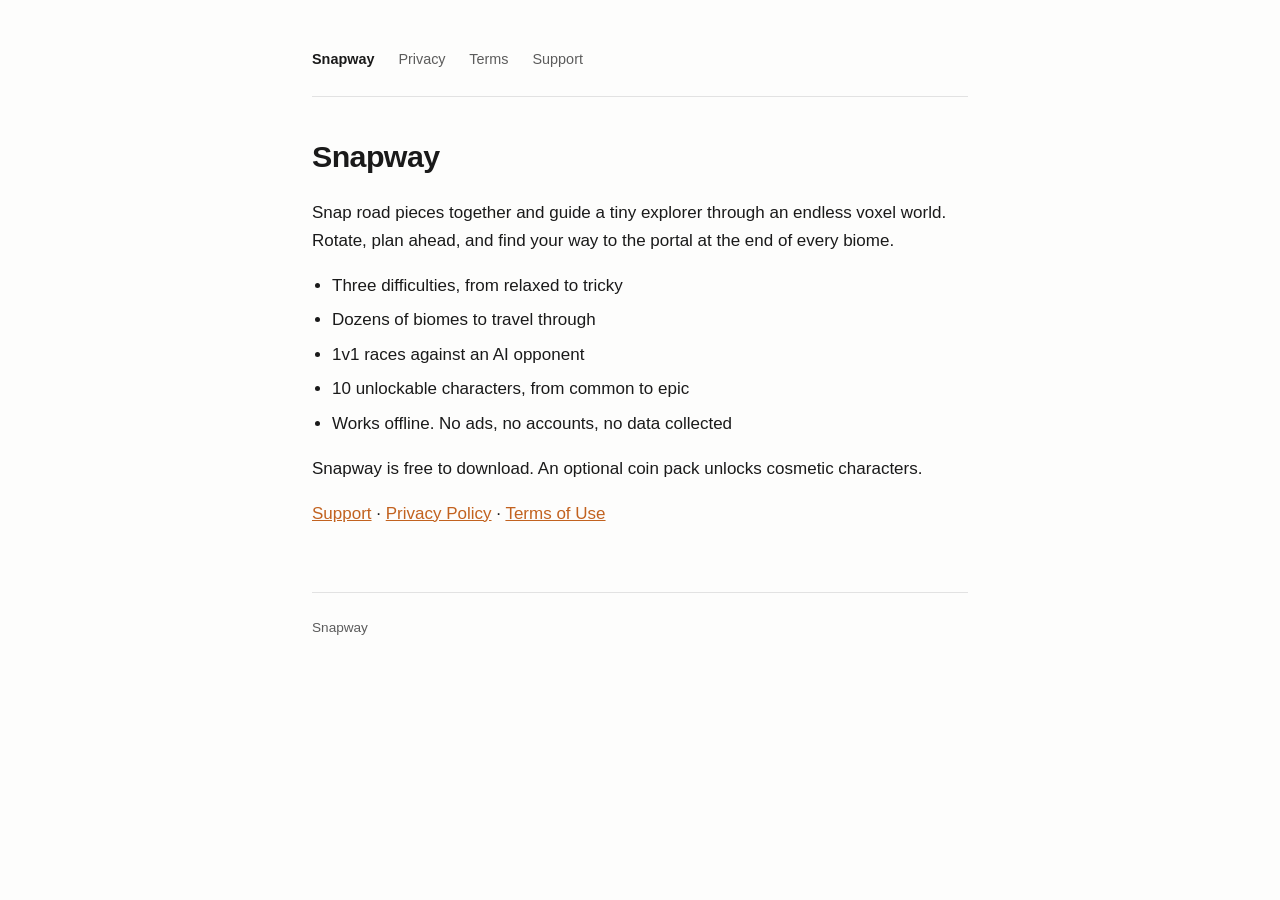
<file: index.html>
<!DOCTYPE html>
<html lang="en">
<head>
<meta charset="utf-8">
<meta name="viewport" content="width=device-width, initial-scale=1">
<title>Snapway</title>
<link rel="stylesheet" href="./style.css">
</head>
<body>
<div class="wrap">
<nav>
  <a class="home" href="./">Snapway</a>
  <a href="./privacy.html">Privacy</a>
  <a href="./terms.html">Terms</a>
  <a href="./support.html">Support</a>
</nav>
<h1>Snapway</h1>
<p>Snap road pieces together and guide a tiny explorer through an endless voxel
world. Rotate, plan ahead, and find your way to the portal at the end of every
biome.</p>
<ul>
  <li>Three difficulties, from relaxed to tricky</li>
  <li>Dozens of biomes to travel through</li>
  <li>1v1 races against an AI opponent</li>
  <li>10 unlockable characters, from common to epic</li>
  <li>Works offline. No ads, no accounts, no data collected</li>
</ul>
<p>Snapway is free to download. An optional coin pack unlocks cosmetic characters.</p>
<p><a href="./support.html">Support</a> · <a href="./privacy.html">Privacy Policy</a> · <a href="./terms.html">Terms of Use</a></p>
<footer>Snapway</footer>
</div>
</body>
</html>
</file>
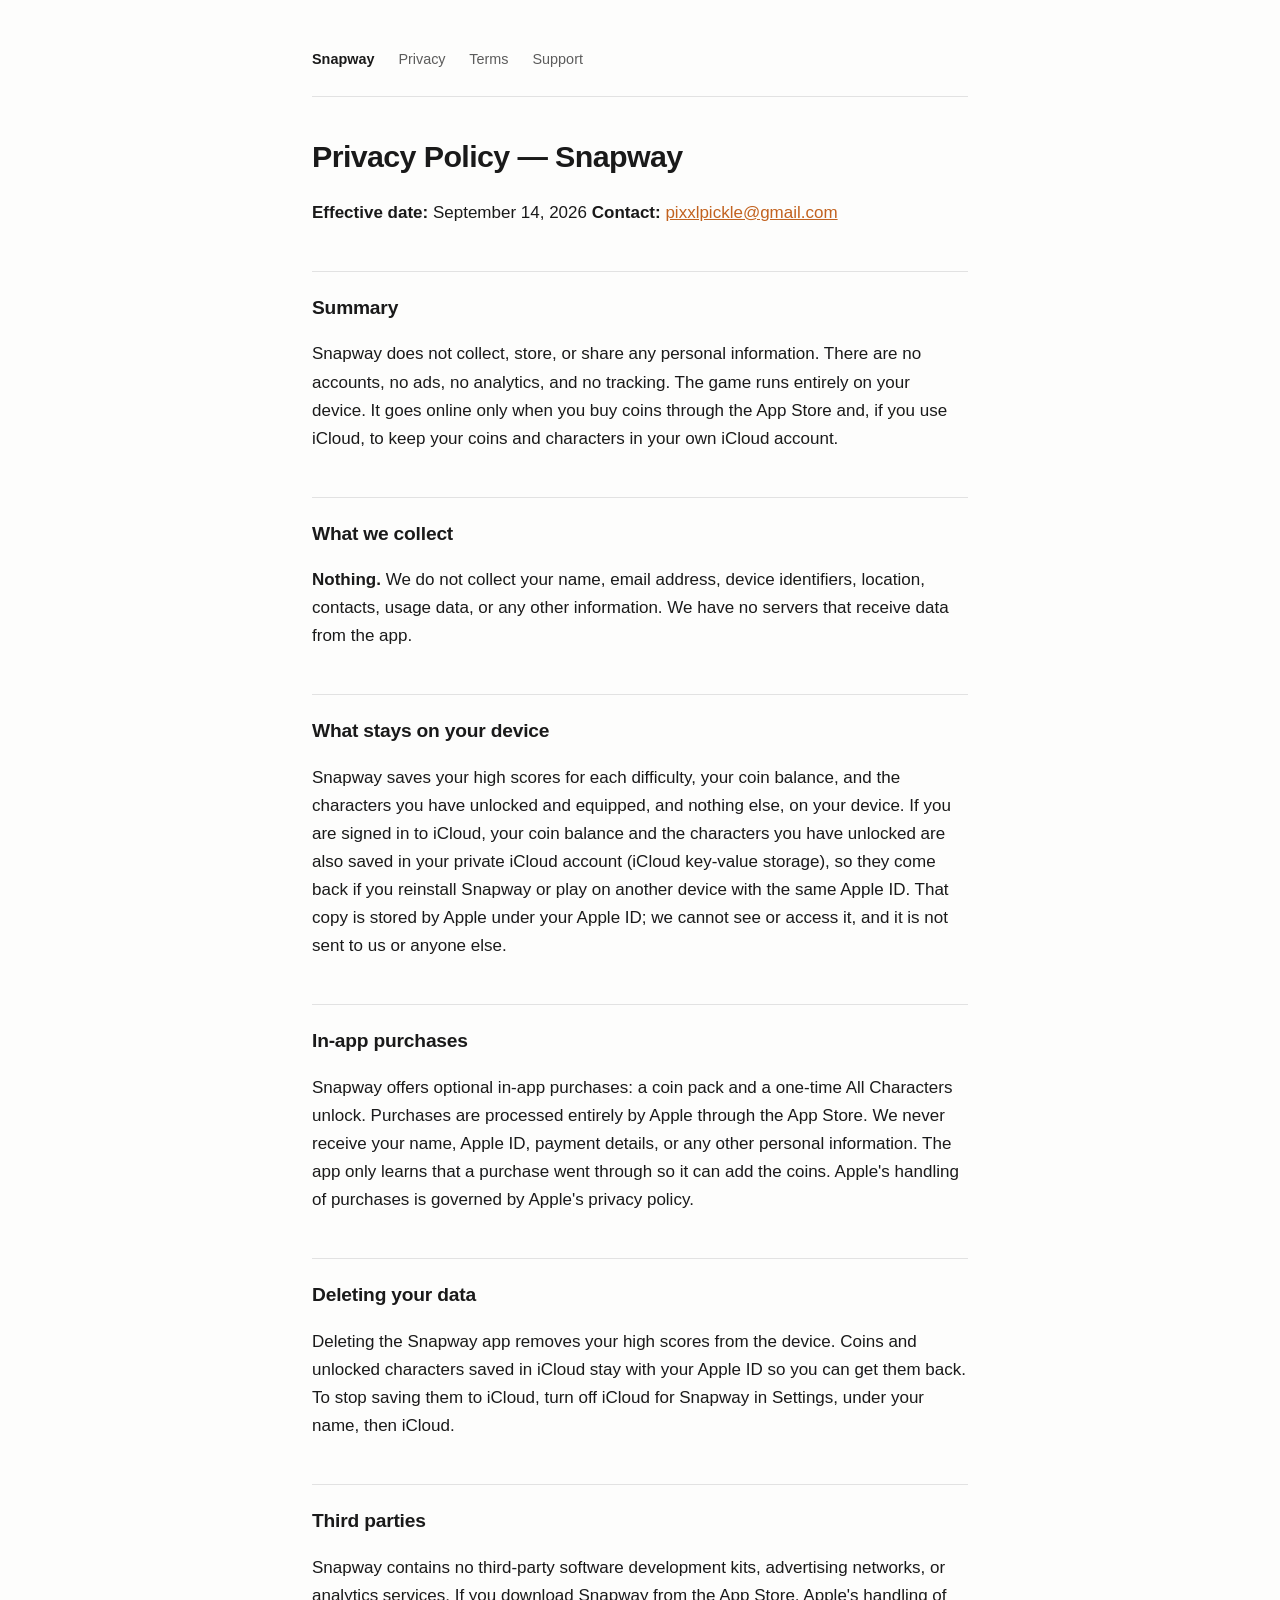
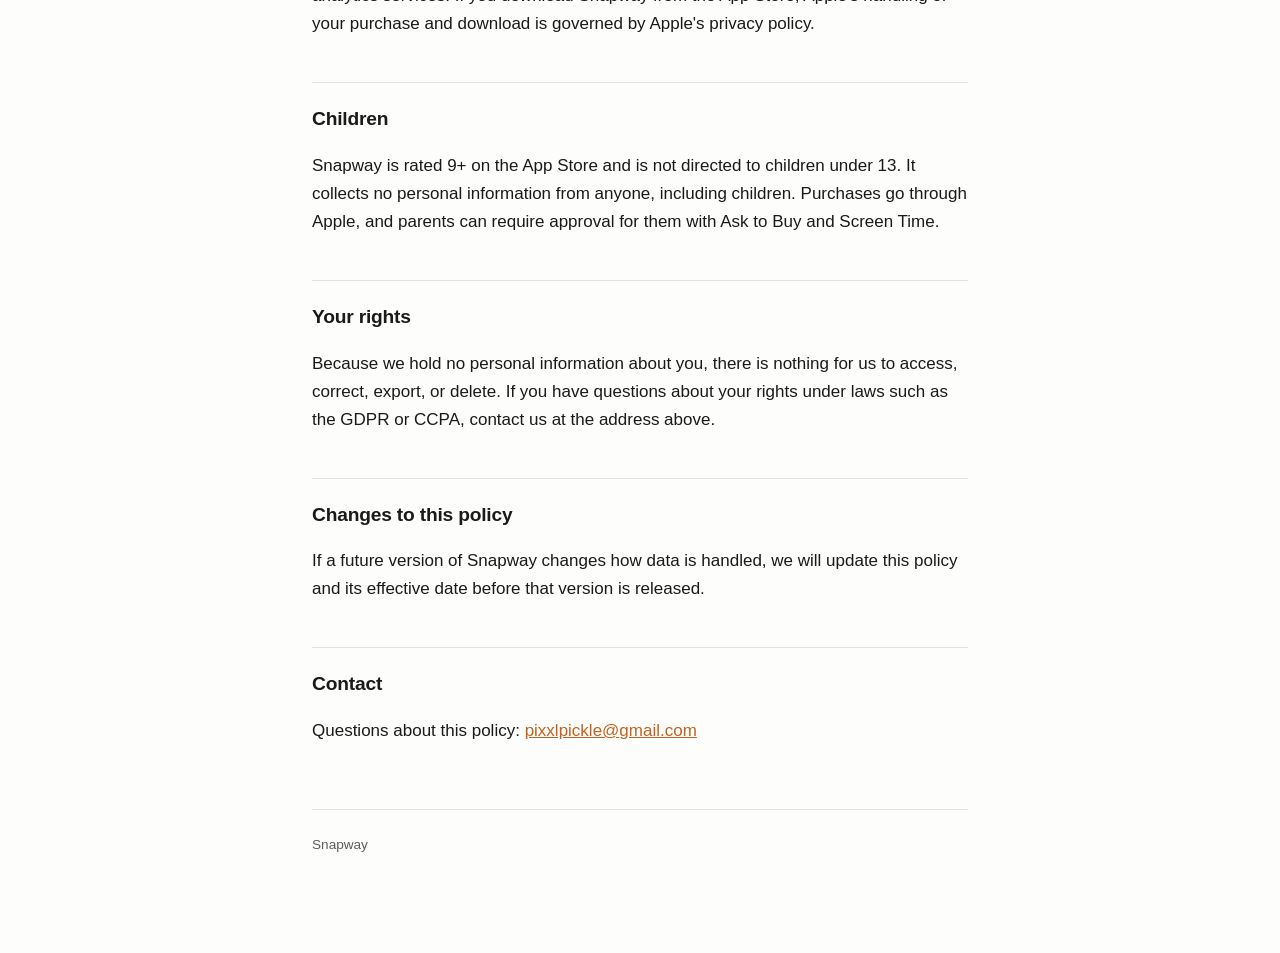
<file: privacy.html>
<!DOCTYPE html>
<html lang="en">
<head>
<meta charset="utf-8">
<meta name="viewport" content="width=device-width, initial-scale=1">
<title>Privacy Policy &mdash; Snapway</title>
<link rel="stylesheet" href="./style.css">
</head>
<body>
<div class="wrap">
<nav>
  <a class="home" href="./">Snapway</a>
  <a href="./privacy.html">Privacy</a>
  <a href="./terms.html">Terms</a>
  <a href="./support.html">Support</a>
</nav>
<h1>Privacy Policy — Snapway</h1>
<p><strong>Effective date:</strong> September 14, 2026
<strong>Contact:</strong> <a href="mailto:pixxlpickle@gmail.com">pixxlpickle@gmail.com</a></p>

<h2>Summary</h2>
<p>Snapway does not collect, store, or share any personal information. There are
no accounts, no ads, no analytics, and no tracking. The game runs entirely on
your device. It goes online only when you buy coins through the App Store and, if you use
iCloud, to keep your coins and characters in your own iCloud account.</p>

<h2>What we collect</h2>
<p><strong>Nothing.</strong> We do not collect your name, email address, device identifiers,
location, contacts, usage data, or any other information. We have no servers
that receive data from the app.</p>

<h2>What stays on your device</h2>
<p>Snapway saves your high scores for each difficulty, your coin balance, and the
characters you have unlocked and equipped, and nothing else, on your device. If you are signed in to iCloud, your coin balance and the
characters you have unlocked are also saved in your private iCloud account (iCloud
key-value storage), so they come back if you reinstall Snapway or play on another
device with the same Apple ID. That copy is stored by Apple under your Apple ID; we
cannot see or access it, and it is not sent to us or anyone else.</p>

<h2>In-app purchases</h2>
<p>Snapway offers optional in-app purchases: a coin pack and a one-time All Characters unlock. Purchases are processed entirely by Apple
through the App Store. We never receive your name, Apple ID, payment details, or
any other personal information. The app only learns that a purchase went through
so it can add the coins. Apple's handling of purchases is governed by
Apple's privacy policy.</p>

<h2>Deleting your data</h2>
<p>Deleting the Snapway app removes your high scores from the device. Coins and
unlocked characters saved in iCloud stay with your Apple ID so you can get them back.
To stop saving them to iCloud, turn off iCloud for Snapway in Settings, under your
name, then iCloud.</p>

<h2>Third parties</h2>
<p>Snapway contains no third-party software development kits, advertising
networks, or analytics services. If you download Snapway from the App Store,
Apple's handling of your purchase and download is governed by Apple's privacy
policy.</p>

<h2>Children</h2>
<p>Snapway is rated 9+ on the App Store and is not directed to children under 13. It
collects no personal information from anyone, including children. Purchases go through
Apple, and parents can require approval for them with Ask to Buy and Screen Time.</p>

<h2>Your rights</h2>
<p>Because we hold no personal information about you, there is nothing for us to
access, correct, export, or delete. If you have questions about your rights under
laws such as the GDPR or CCPA, contact us at the address above.</p>

<h2>Changes to this policy</h2>
<p>If a future version of Snapway changes how data is handled, we will update this
policy and its effective date before that version is released.</p>

<h2>Contact</h2>
<p>Questions about this policy: <a href="mailto:pixxlpickle@gmail.com">pixxlpickle@gmail.com</a></p>
<footer>Snapway</footer>
</div>
</body>
</html>
</file>
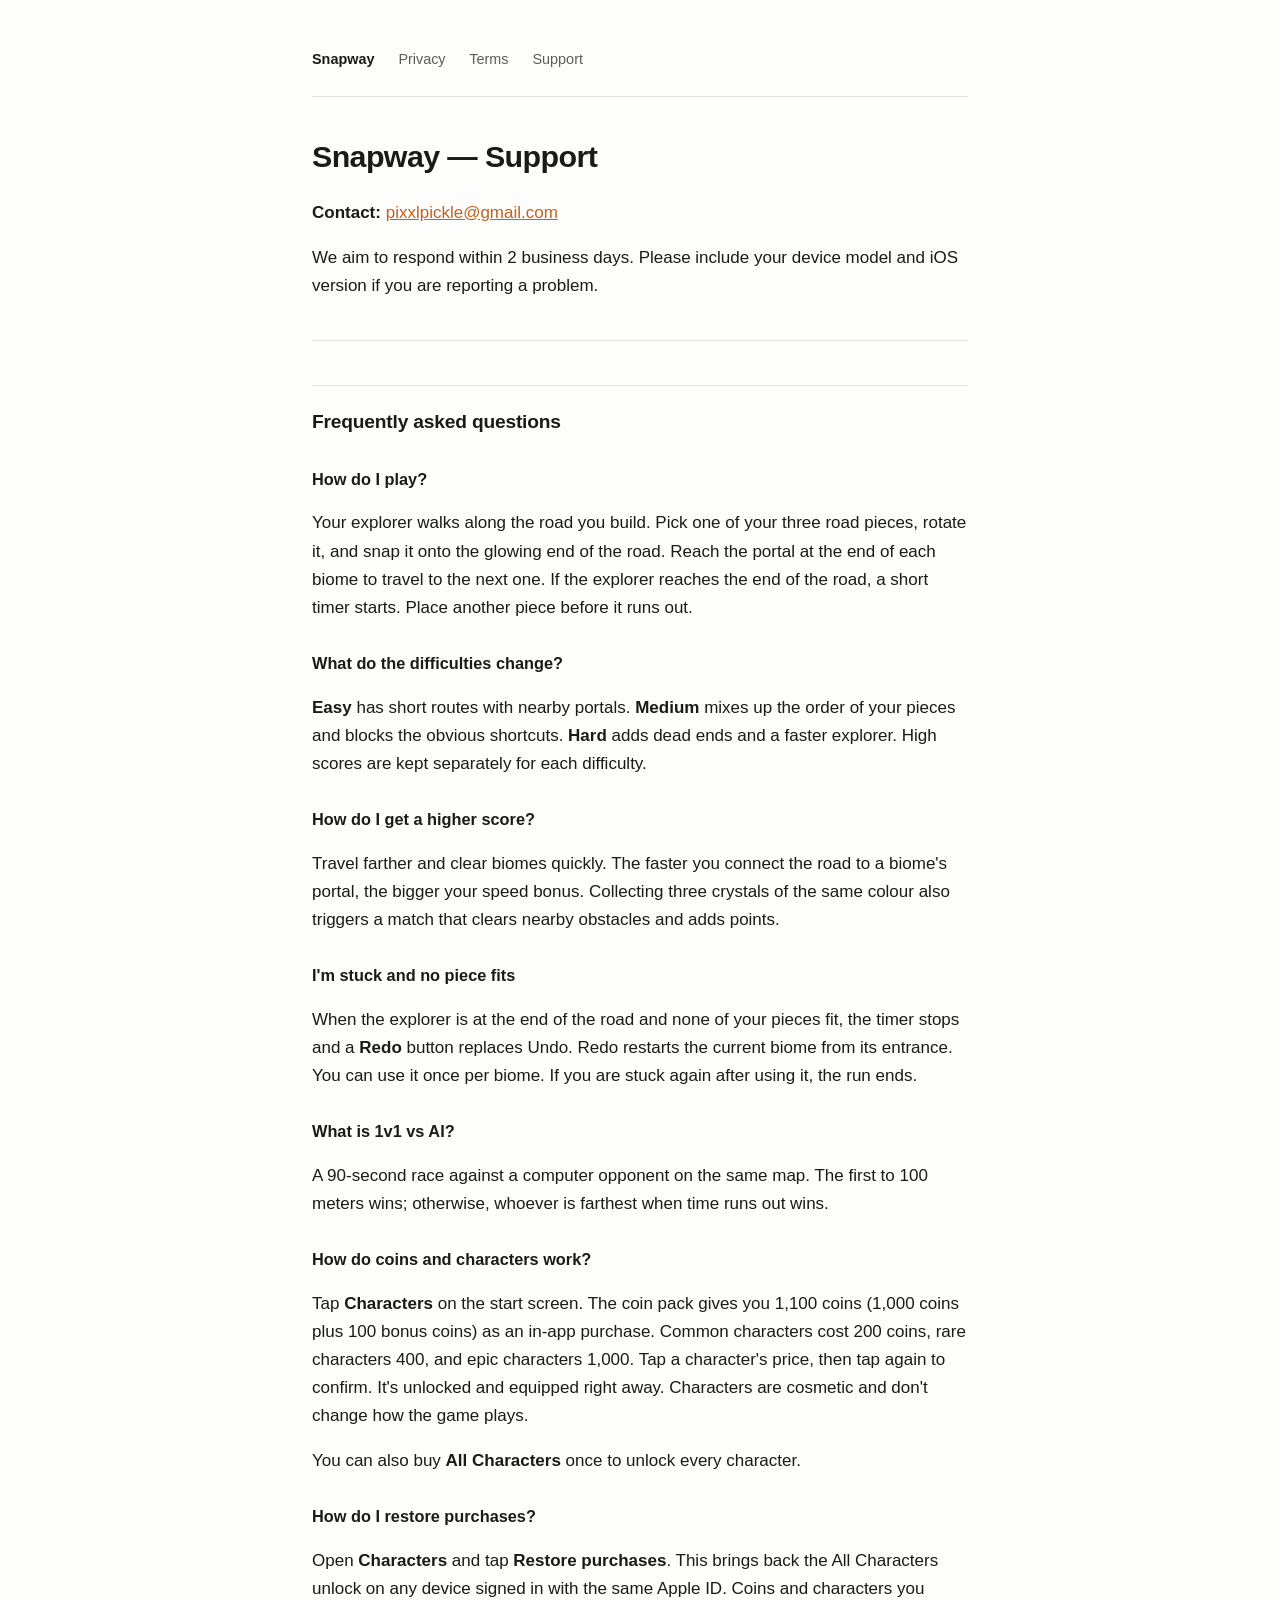
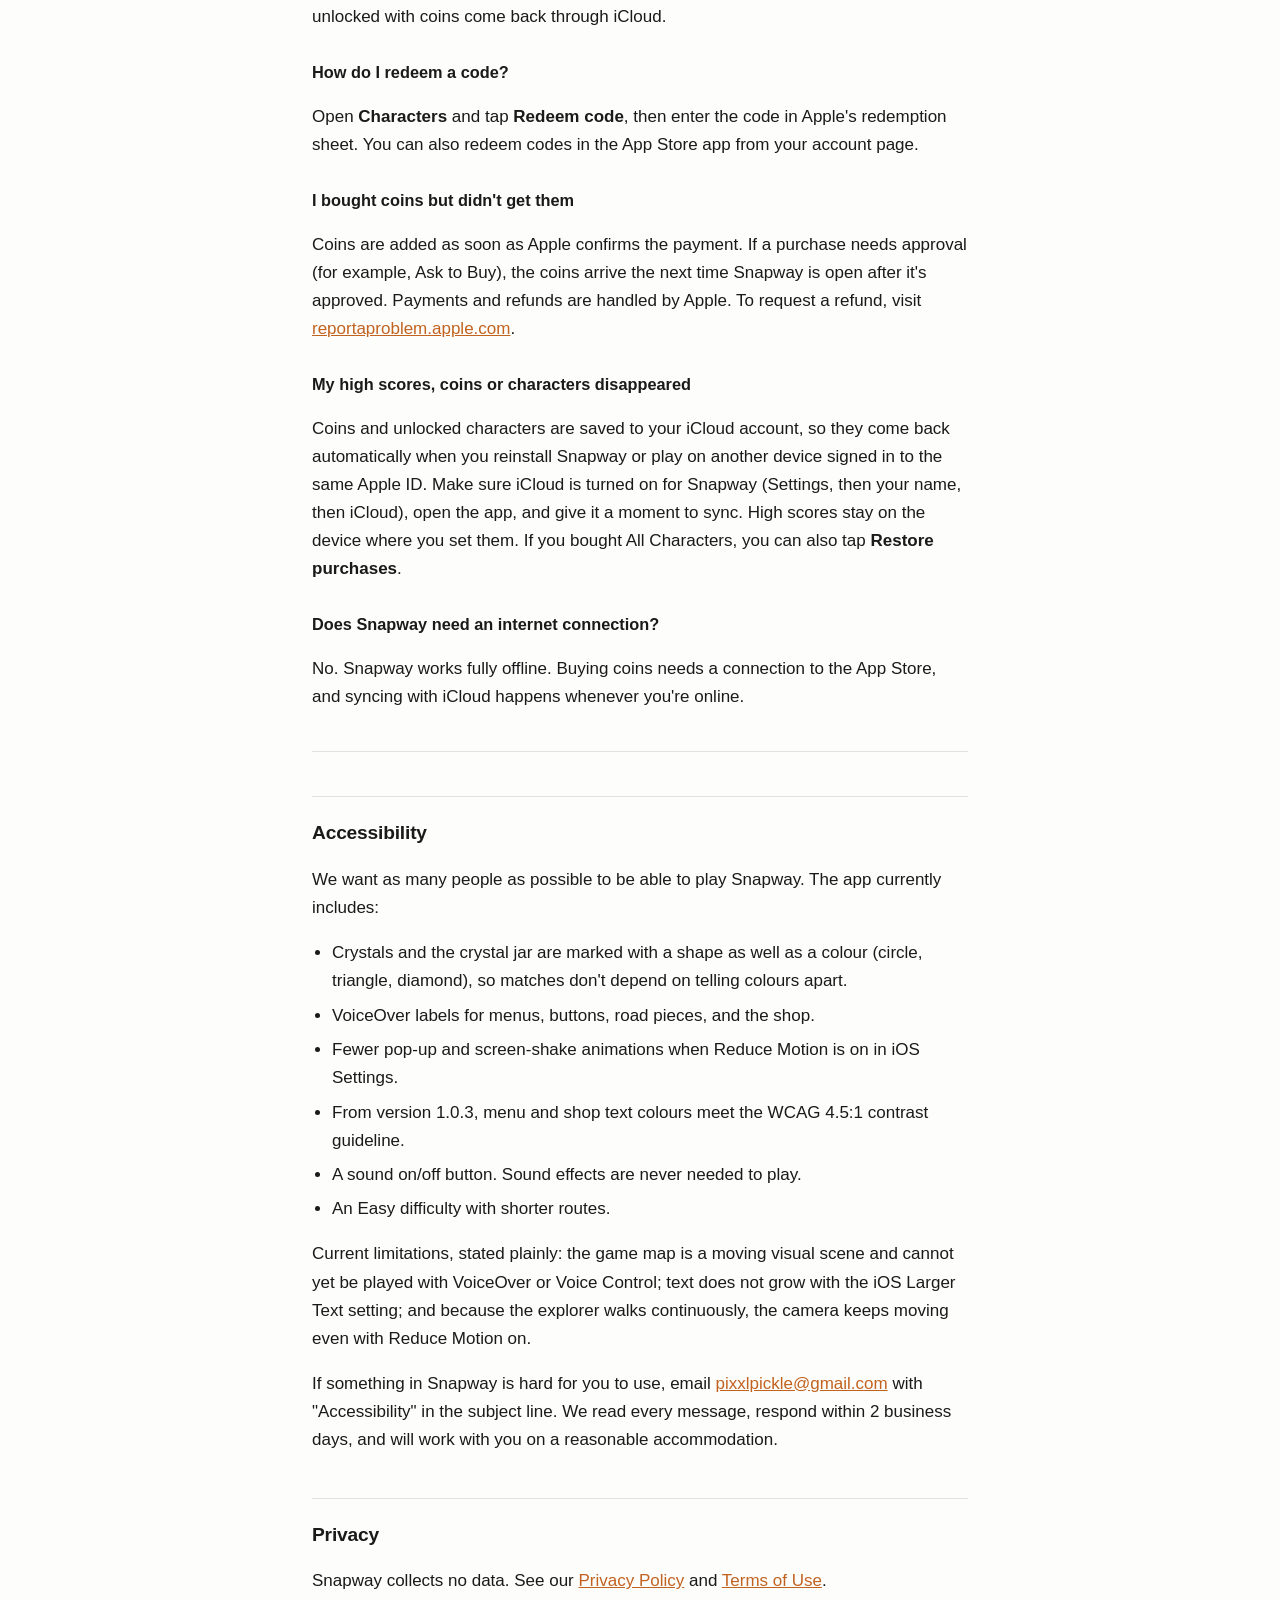
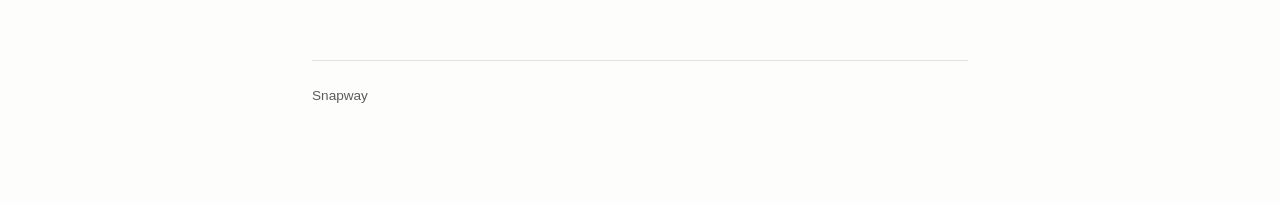
<file: support.html>
<!DOCTYPE html>
<html lang="en">
<head>
<meta charset="utf-8">
<meta name="viewport" content="width=device-width, initial-scale=1">
<title>Support &mdash; Snapway</title>
<link rel="stylesheet" href="./style.css">
</head>
<body>
<div class="wrap">
<nav>
  <a class="home" href="./">Snapway</a>
  <a href="./privacy.html">Privacy</a>
  <a href="./terms.html">Terms</a>
  <a href="./support.html">Support</a>
</nav>
<h1>Snapway — Support</h1>
<p><strong>Contact:</strong> <a href="mailto:pixxlpickle@gmail.com">pixxlpickle@gmail.com</a></p>
<p>We aim to respond within 2 business days. Please include your device model and
iOS version if you are reporting a problem.</p>
<hr />
<h2>Frequently asked questions</h2>

<h3>How do I play?</h3>
<p>Your explorer walks along the road you build. Pick one of your three road pieces,
rotate it, and snap it onto the glowing end of the road. Reach the portal at the
end of each biome to travel to the next one. If the explorer reaches the end of
the road, a short timer starts. Place another piece before it runs out.</p>

<h3>What do the difficulties change?</h3>
<p><strong>Easy</strong> has short routes with nearby portals. <strong>Medium</strong> mixes up the
order of your pieces and blocks the obvious shortcuts. <strong>Hard</strong> adds dead ends
and a faster explorer. High scores are kept separately for each difficulty.</p>

<h3>How do I get a higher score?</h3>
<p>Travel farther and clear biomes quickly. The faster you connect the road to a
biome's portal, the bigger your speed bonus. Collecting three crystals of the
same colour also triggers a match that clears nearby obstacles and adds points.</p>

<h3>I'm stuck and no piece fits</h3>
<p>When the explorer is at the end of the road and none of your pieces fit, the
timer stops and a <strong>Redo</strong> button replaces Undo. Redo restarts the
current biome from its entrance. You can use it once per biome. If you are stuck
again after using it, the run ends.</p>

<h3>What is 1v1 vs AI?</h3>
<p>A 90-second race against a computer opponent on the same map. The first to
100 meters wins; otherwise, whoever is farthest when time runs out wins.</p>

<h3>How do coins and characters work?</h3>
<p>Tap <strong>Characters</strong> on the start screen. The coin pack gives you
1,100 coins (1,000 coins plus 100 bonus coins) as an in-app purchase. Common
characters cost 200 coins, rare characters 400, and epic characters 1,000. Tap a
character's price, then tap again to confirm. It's unlocked and equipped right away.
Characters are cosmetic and don't change how the game plays.</p>
<p>You can also buy <strong>All Characters</strong> once to unlock every character.</p>

<h3>How do I restore purchases?</h3>
<p>Open <strong>Characters</strong> and tap <strong>Restore purchases</strong>. This brings back the All
Characters unlock on any device signed in with the same Apple ID. Coins and characters you unlocked with coins come back through iCloud.</p>

<h3>How do I redeem a code?</h3>
<p>Open <strong>Characters</strong> and tap <strong>Redeem code</strong>, then enter the code in
Apple's redemption sheet. You can also redeem codes in the App Store app from your
account page.

<h3>I bought coins but didn't get them</h3>
<p>Coins are added as soon as Apple confirms the payment. If a purchase needs
approval (for example, Ask to Buy), the coins arrive the next time Snapway is open
after it's approved. Payments and refunds are handled by Apple. To request a refund,
visit <a href="https://reportaproblem.apple.com">reportaproblem.apple.com</a>.</p>

<h3>My high scores, coins or characters disappeared</h3>
<p>Coins and unlocked characters are saved to your iCloud account, so they come back
automatically when you reinstall Snapway or play on another device signed in to the
same Apple ID. Make sure iCloud is turned on for Snapway (Settings, then your name,
then iCloud), open the app, and give it a moment to sync. High scores stay on the
device where you set them. If you bought All Characters, you can also tap
<strong>Restore purchases</strong>.</p>

<h3>Does Snapway need an internet connection?</h3>
<p>No. Snapway works fully offline. Buying coins needs a connection to the App Store, and syncing with iCloud
happens whenever you're online.</p>

<hr />
<h2>Accessibility</h2>
<p>We want as many people as possible to be able to play Snapway. The app currently includes:</p>
<ul>
<li>Crystals and the crystal jar are marked with a shape as well as a colour (circle, triangle, diamond), so
  matches don't depend on telling colours apart.</li>
<li>VoiceOver labels for menus, buttons, road pieces, and the shop.</li>
<li>Fewer pop-up and screen-shake animations when Reduce Motion is on in iOS Settings.</li>
<li>From version 1.0.3, menu and shop text colours meet the WCAG 4.5:1 contrast guideline.</li>
<li>A sound on/off button. Sound effects are never needed to play.</li>
<li>An Easy difficulty with shorter routes.</li>
</ul>
<p>Current limitations, stated plainly: the game map is a moving visual scene and cannot yet be played with
VoiceOver or Voice Control; text does not grow with the iOS Larger Text setting; and because the explorer
walks continuously, the camera keeps moving even with Reduce Motion on.</p>
<p>If something in Snapway is hard for you to use, email <a href="mailto:pixxlpickle@gmail.com">pixxlpickle@gmail.com</a>
with "Accessibility" in the subject line. We read every message, respond within 2 business days, and will work
with you on a reasonable accommodation.</p>

<h2>Privacy</h2>
<p>Snapway collects no data. See our <a href="./privacy.html">Privacy Policy</a> and <a href="./terms.html">Terms of Use</a>.</p>
<footer>Snapway</footer>
</div>
</body>
</html>
</file>
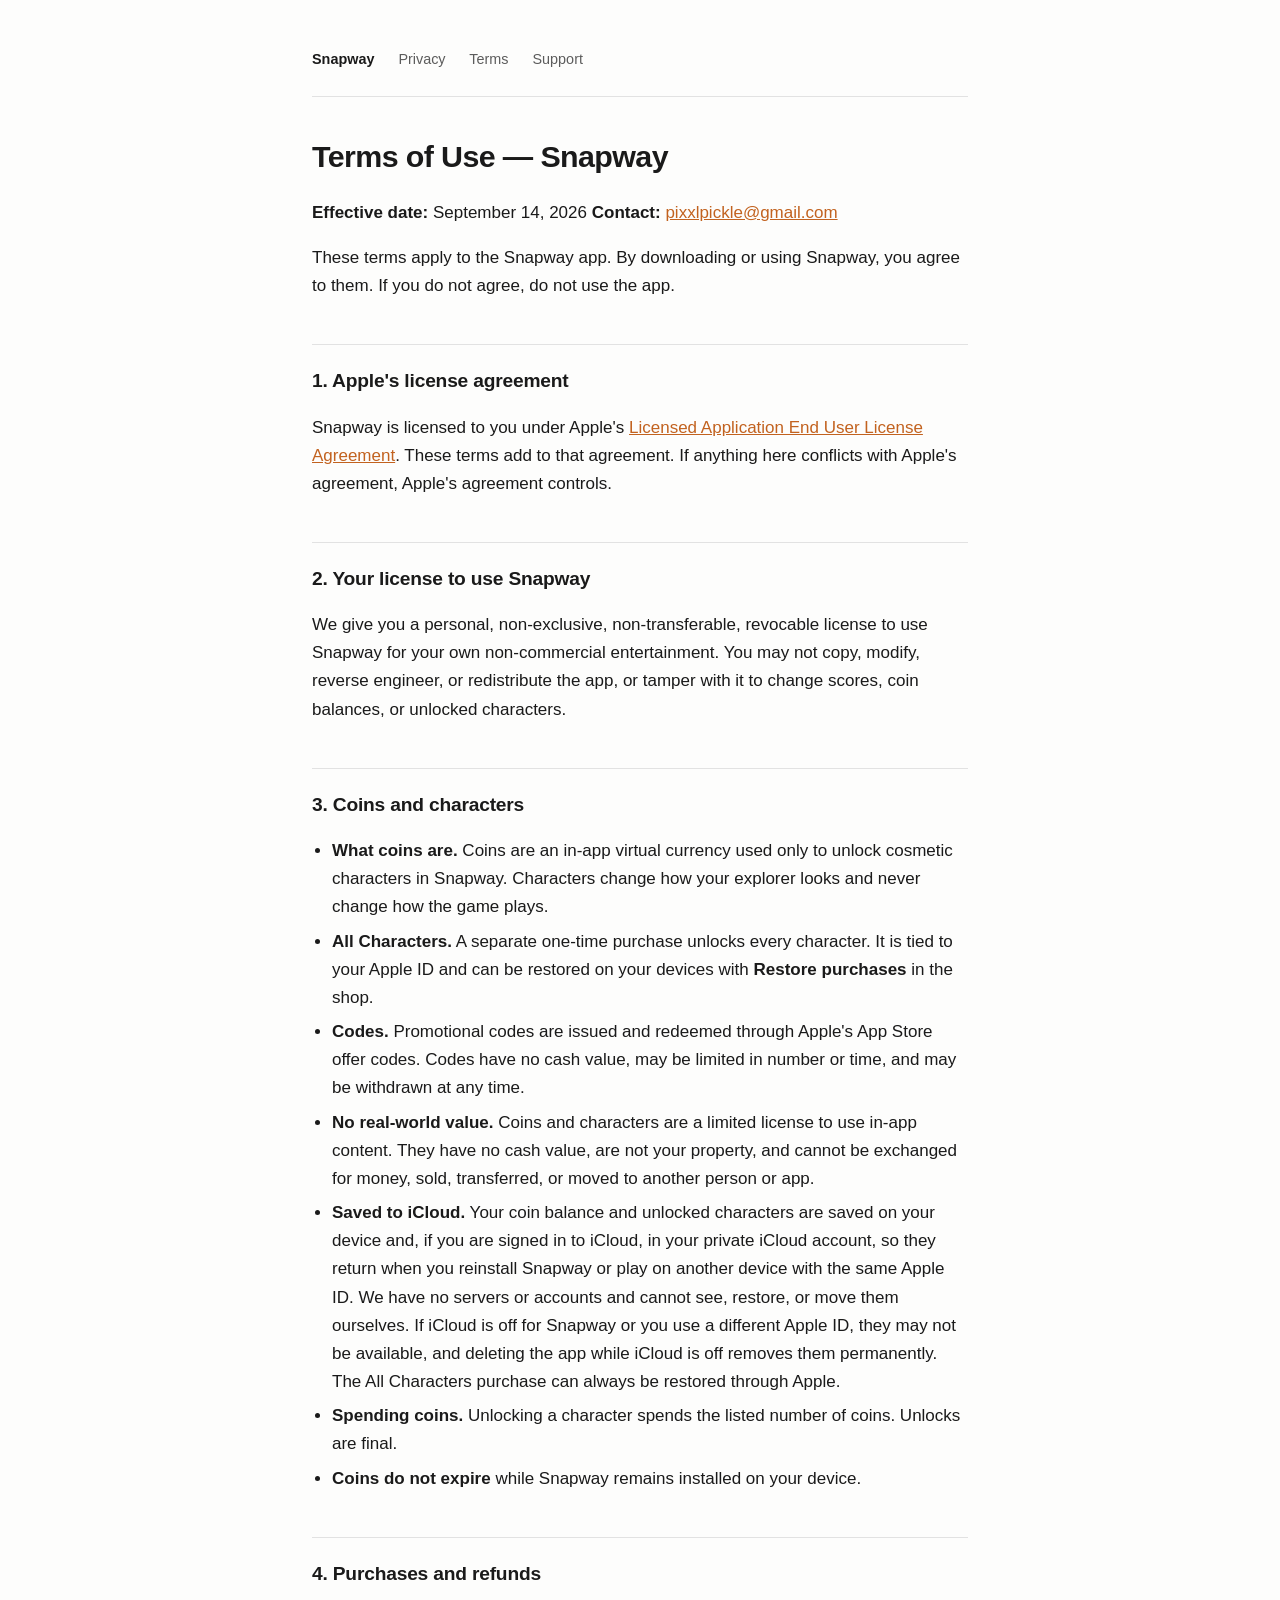
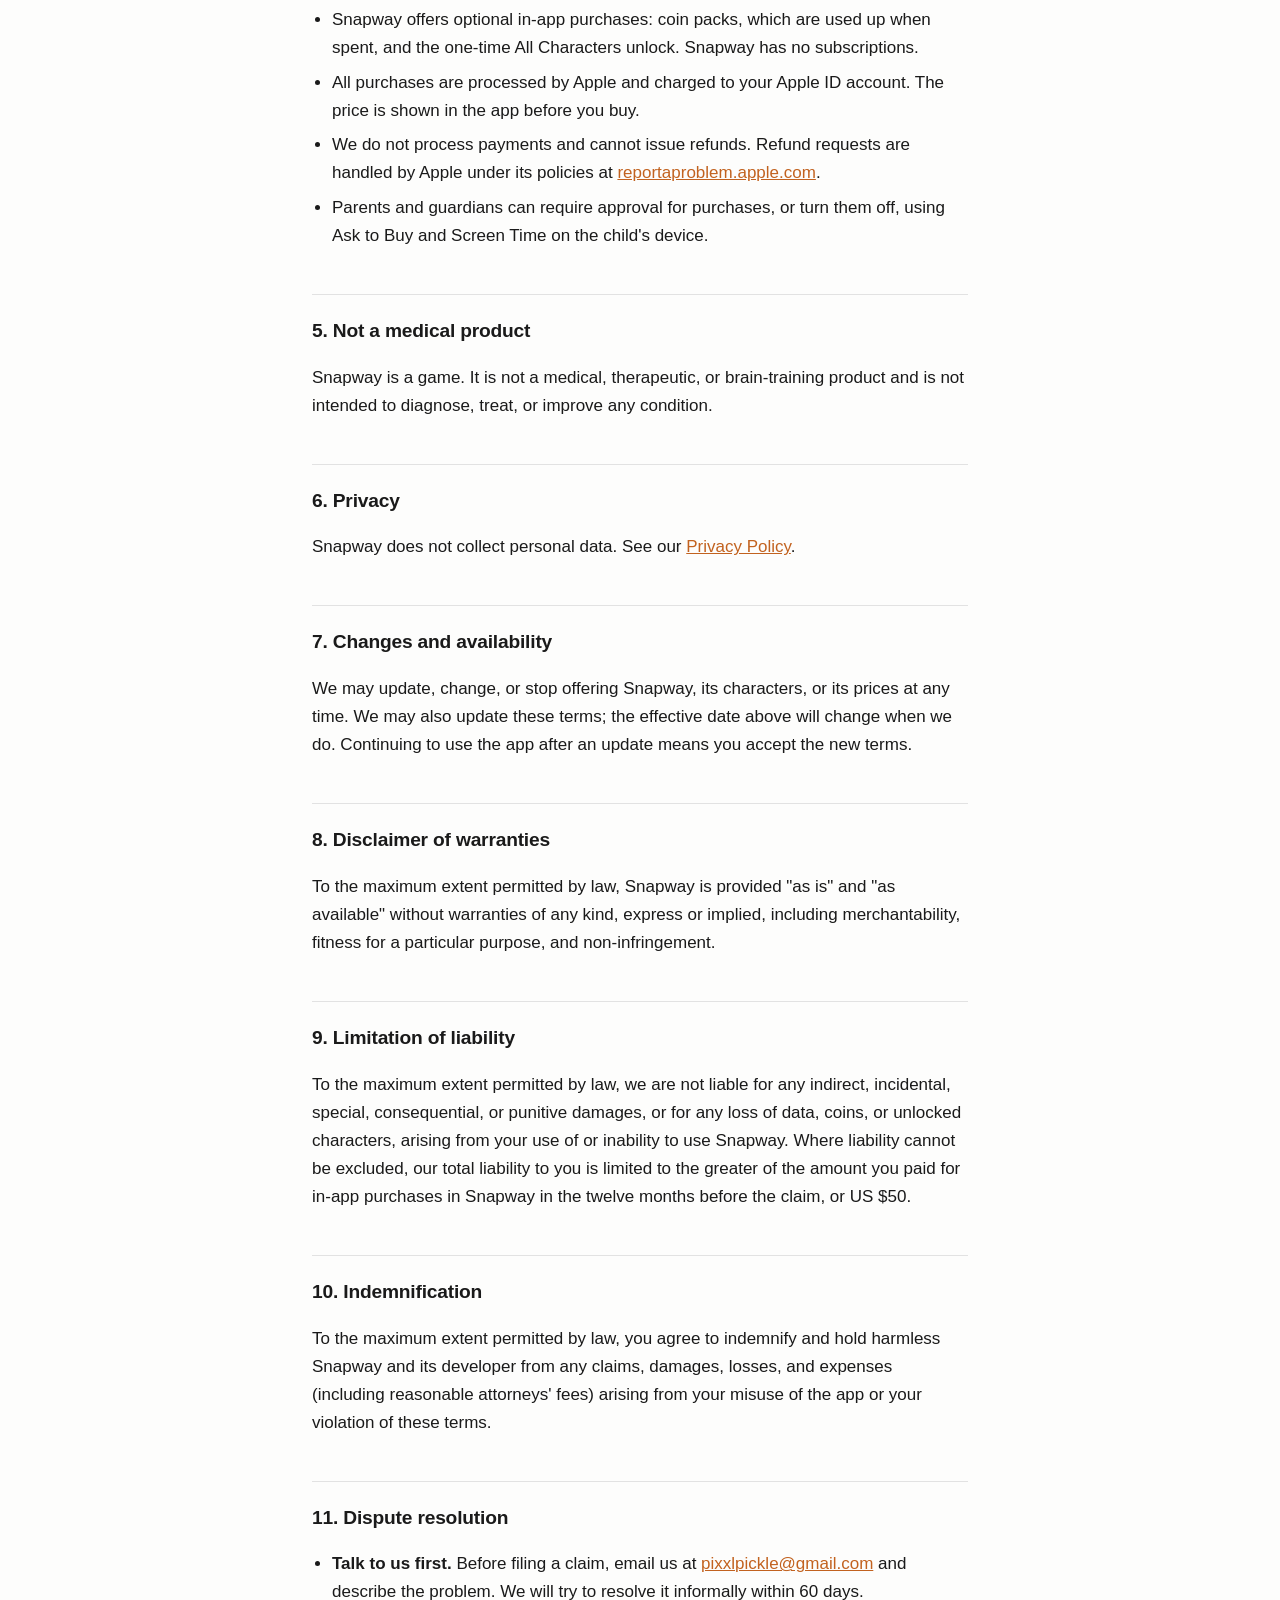
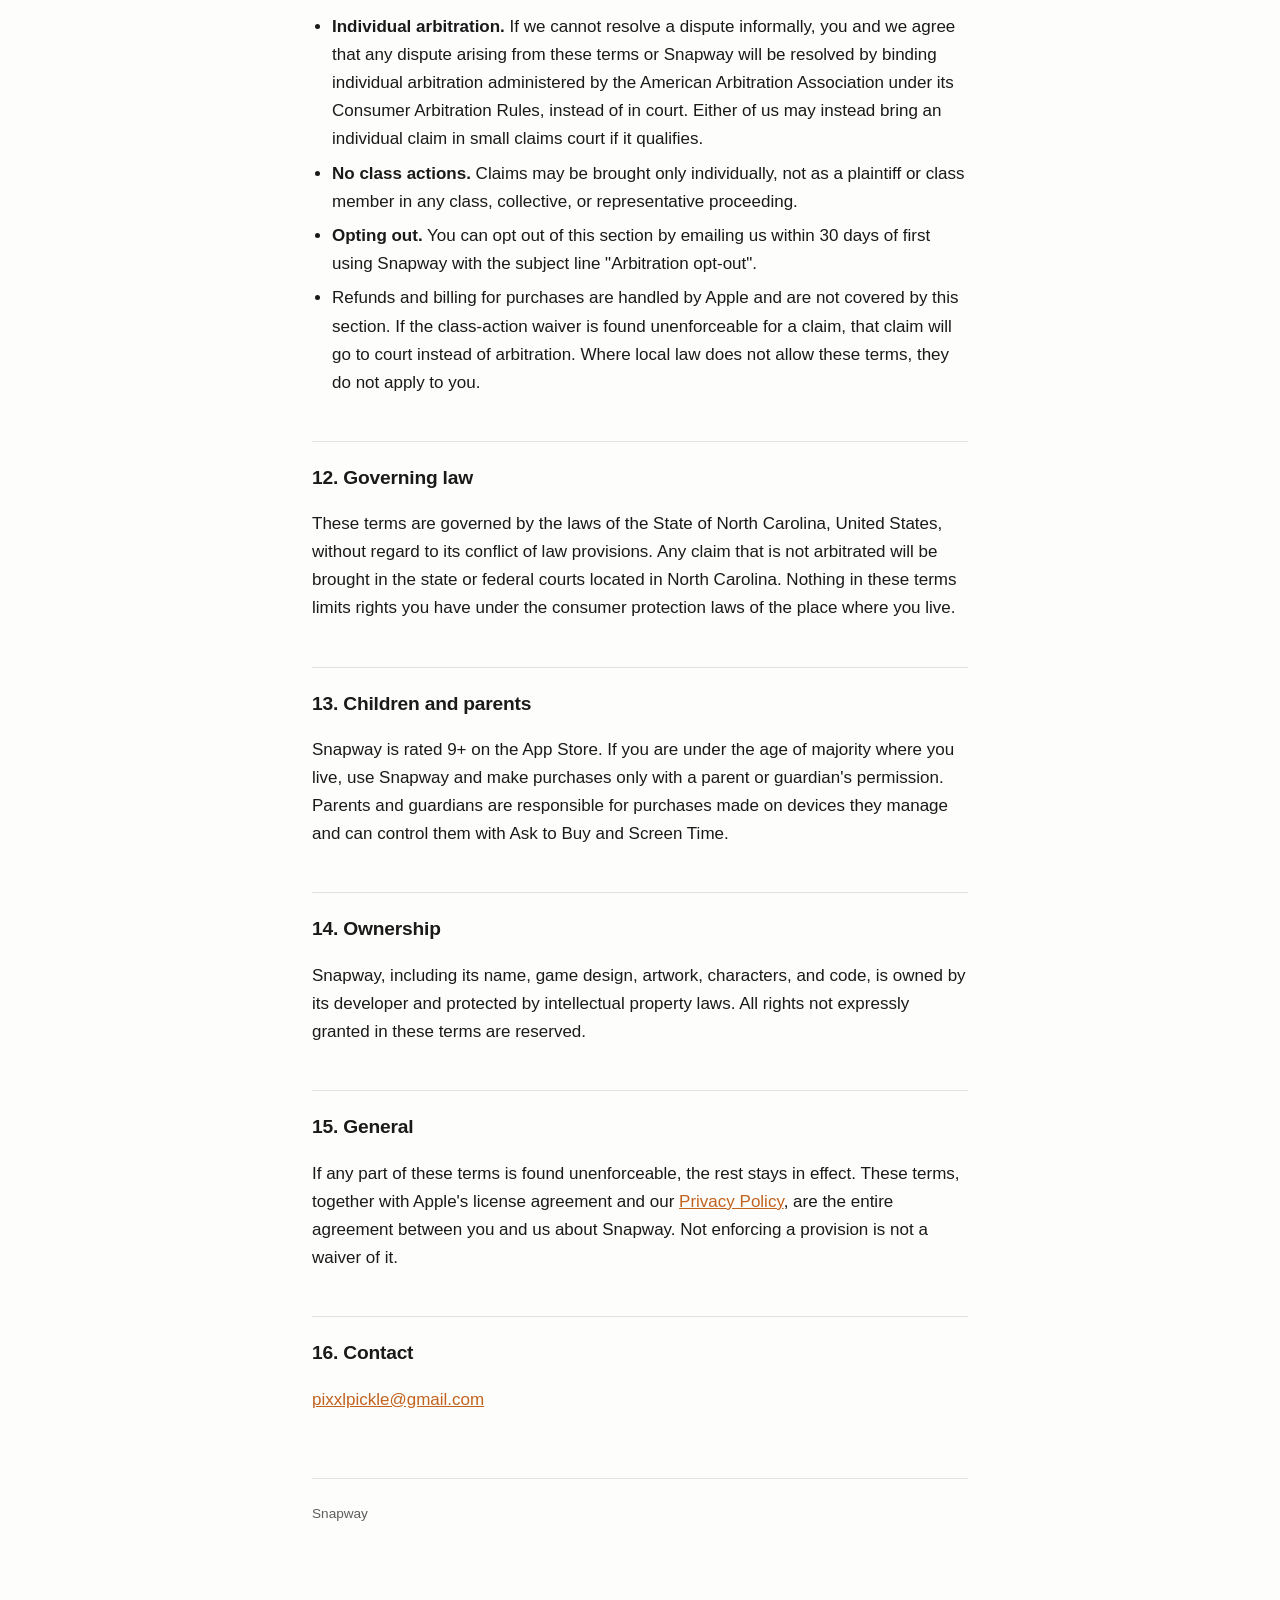
<file: terms.html>
<!DOCTYPE html>
<html lang="en">
<head>
<meta charset="utf-8">
<meta name="viewport" content="width=device-width, initial-scale=1">
<title>Terms of Use &mdash; Snapway</title>
<link rel="stylesheet" href="./style.css">
</head>
<body>
<div class="wrap">
<nav>
  <a class="home" href="./">Snapway</a>
  <a href="./privacy.html">Privacy</a>
  <a href="./terms.html">Terms</a>
  <a href="./support.html">Support</a>
</nav>
<h1>Terms of Use — Snapway</h1>
<p><strong>Effective date:</strong> September 14, 2026
<strong>Contact:</strong> <a href="mailto:pixxlpickle@gmail.com">pixxlpickle@gmail.com</a></p>
<p>These terms apply to the Snapway app. By downloading or using Snapway, you agree
to them. If you do not agree, do not use the app.</p>

<h2>1. Apple's license agreement</h2>
<p>Snapway is licensed to you under Apple's
<a href="https://www.apple.com/legal/internet-services/itunes/dev/stdeula/">Licensed Application End User License Agreement</a>.
These terms add to that agreement. If anything here conflicts with Apple's
agreement, Apple's agreement controls.</p>

<h2>2. Your license to use Snapway</h2>
<p>We give you a personal, non-exclusive, non-transferable, revocable license to use
Snapway for your own non-commercial entertainment. You may not copy, modify,
reverse engineer, or redistribute the app, or tamper with it to change scores,
coin balances, or unlocked characters.</p>

<h2>3. Coins and characters</h2>
<ul>
<li><strong>What coins are.</strong> Coins are an in-app virtual currency used only to unlock
  cosmetic characters in Snapway. Characters change how your explorer looks and
  never change how the game plays.</li>
<li><strong>All Characters.</strong> A separate one-time purchase unlocks every character.
  It is tied to your Apple ID and can be restored on your devices with
  <strong>Restore purchases</strong> in the shop.</li>
<li><strong>Codes.</strong> Promotional codes are issued and redeemed through Apple's App Store
  offer codes. Codes have no cash value, may be limited in number or time, and may
  be withdrawn at any time.</li>
<li><strong>No real-world value.</strong> Coins and characters are a limited license to use
  in-app content. They have no cash value, are not your property, and cannot be
  exchanged for money, sold, transferred, or moved to another person or app.</li>
<li><strong>Saved to iCloud.</strong> Your coin balance and unlocked characters are saved
  on your device and, if you are signed in to iCloud, in your private iCloud account,
  so they return when you reinstall Snapway or play on another device with the same
  Apple ID. We have no servers or accounts and cannot see, restore, or move them
  ourselves. If iCloud is off for Snapway or you use a different Apple ID, they may
  not be available, and deleting the app while iCloud is off removes them permanently.
  The All Characters purchase can always be restored through Apple.</li>
<li><strong>Spending coins.</strong> Unlocking a character spends the listed number of coins.
  Unlocks are final.</li>
<li><strong>Coins do not expire</strong> while Snapway remains installed on your device.</li>
</ul>

<h2>4. Purchases and refunds</h2>
<ul>
<li>Snapway offers optional in-app purchases: coin packs, which are used up when
  spent, and the one-time All Characters unlock. Snapway has no subscriptions.</li>
<li>All purchases are processed by Apple and charged to your Apple ID account. The
  price is shown in the app before you buy.</li>
<li>We do not process payments and cannot issue refunds. Refund requests are
  handled by Apple under its policies at
  <a href="https://reportaproblem.apple.com">reportaproblem.apple.com</a>.</li>
<li>Parents and guardians can require approval for purchases, or turn them off,
  using Ask to Buy and Screen Time on the child's device.</li>
</ul>

<h2>5. Not a medical product</h2>
<p>Snapway is a game. It is not a medical, therapeutic, or brain-training product
and is not intended to diagnose, treat, or improve any condition.</p>

<h2>6. Privacy</h2>
<p>Snapway does not collect personal data. See our
<a href="./privacy.html">Privacy Policy</a>.</p>

<h2>7. Changes and availability</h2>
<p>We may update, change, or stop offering Snapway, its characters, or its prices
at any time. We may also update these terms; the effective date above will
change when we do. Continuing to use the app after an update means you accept
the new terms.</p>

<h2>8. Disclaimer of warranties</h2>
<p>To the maximum extent permitted by law, Snapway is provided "as is" and
"as available" without warranties of any kind, express or implied, including
merchantability, fitness for a particular purpose, and non-infringement.</p>

<h2>9. Limitation of liability</h2>
<p>To the maximum extent permitted by law, we are not liable for any indirect,
incidental, special, consequential, or punitive damages, or for any loss of data,
coins, or unlocked characters, arising from your use of or inability to use
Snapway. Where liability cannot be excluded, our total liability to you is limited
to the greater of the amount you paid for in-app purchases in Snapway in the twelve
months before the claim, or US $50.</p>

<h2>10. Indemnification</h2>
<p>To the maximum extent permitted by law, you agree to indemnify and hold harmless
Snapway and its developer from any claims, damages, losses, and expenses (including
reasonable attorneys' fees) arising from your misuse of the app or your violation of
these terms.</p>

<h2>11. Dispute resolution</h2>
<ul>
<li><strong>Talk to us first.</strong> Before filing a claim, email us at <a href="mailto:pixxlpickle@gmail.com">pixxlpickle@gmail.com</a>
  and describe the problem. We will try to resolve it informally within 60 days.</li>
<li><strong>Individual arbitration.</strong> If we cannot resolve a dispute informally,
  you and we agree that any dispute arising from these terms or Snapway will be resolved
  by binding individual arbitration administered by the American Arbitration Association
  under its Consumer Arbitration Rules, instead of in court. Either of us may instead bring
  an individual claim in small claims court if it qualifies.</li>
<li><strong>No class actions.</strong> Claims may be brought only individually, not as a
  plaintiff or class member in any class, collective, or representative proceeding.</li>
<li><strong>Opting out.</strong> You can opt out of this section by emailing us within 30
  days of first using Snapway with the subject line "Arbitration opt-out".</li>
<li>Refunds and billing for purchases are handled by Apple and are not covered by this
  section. If the class-action waiver is found unenforceable for a claim, that claim will
  go to court instead of arbitration. Where local law does not allow these terms, they do
  not apply to you.</li>
</ul>

<h2>12. Governing law</h2>
<p>These terms are governed by the laws of the State of North Carolina, United
States, without regard to its conflict of law provisions. Any claim that is not
arbitrated will be brought in the state or federal courts located in North Carolina.
Nothing in these terms limits rights you have under the consumer protection laws of
the place where you live.</p>

<h2>13. Children and parents</h2>
<p>Snapway is rated 9+ on the App Store. If you are under the age of majority where
you live, use Snapway and make purchases only with a parent or guardian's permission.
Parents and guardians are responsible for purchases made on devices they manage and
can control them with Ask to Buy and Screen Time.</p>

<h2>14. Ownership</h2>
<p>Snapway, including its name, game design, artwork, characters, and code, is owned
by its developer and protected by intellectual property laws. All rights not expressly
granted in these terms are reserved.</p>

<h2>15. General</h2>
<p>If any part of these terms is found unenforceable, the rest stays in effect. These
terms, together with Apple's license agreement and our
<a href="./privacy.html">Privacy Policy</a>, are the entire agreement between you and us
about Snapway. Not enforcing a provision is not a waiver of it.</p>

<h2>16. Contact</h2>
<p><a href="mailto:pixxlpickle@gmail.com">pixxlpickle@gmail.com</a></p>

<footer>Snapway</footer>
</div>
</body>
</html>
</file>
<file: style.css>
:root {
  --ink: #1a1a1a;
  --muted: #5c5c5c;
  --rule: #e2e2e2;
  --accent: #c2621f;
  --bg: #fdfdfc;
}
@media (prefers-color-scheme: dark) {
  :root {
    --ink: #e8e8e6;
    --muted: #a0a0a0;
    --rule: #333;
    --accent: #f0a050;
    --bg: #141414;
  }
}
* { box-sizing: border-box; }
body {
  margin: 0;
  background: var(--bg);
  color: var(--ink);
  font: 17px/1.65 -apple-system, BlinkMacSystemFont, "Segoe UI", Helvetica, Arial, sans-serif;
  -webkit-font-smoothing: antialiased;
}
.wrap { max-width: 44rem; margin: 0 auto; padding: 3rem 1.5rem 6rem; }
nav {
  font-size: 0.9rem;
  padding-bottom: 1.5rem;
  margin-bottom: 2.5rem;
  border-bottom: 1px solid var(--rule);
}
nav a { color: var(--muted); text-decoration: none; margin-right: 1.25rem; }
nav a:hover { color: var(--accent); }
nav a.home { color: var(--ink); font-weight: 600; }
h1 { font-size: 1.9rem; line-height: 1.25; margin: 0 0 1.5rem; letter-spacing: -0.02em; }
h2 {
  font-size: 1.2rem; margin: 2.75rem 0 0.75rem;
  padding-top: 1.25rem; border-top: 1px solid var(--rule);
  letter-spacing: -0.01em;
}
h3 { font-size: 1.02rem; margin: 1.75rem 0 0.5rem; }
ul { padding-left: 1.25rem; }
li { margin-bottom: 0.4rem; }
a { color: var(--accent); }
strong { font-weight: 600; }
hr { border: 0; border-top: 1px solid var(--rule); margin: 2.5rem 0; }
footer {
  margin-top: 4rem; padding-top: 1.5rem;
  border-top: 1px solid var(--rule);
  color: var(--muted); font-size: 0.85rem;
}
</file>
